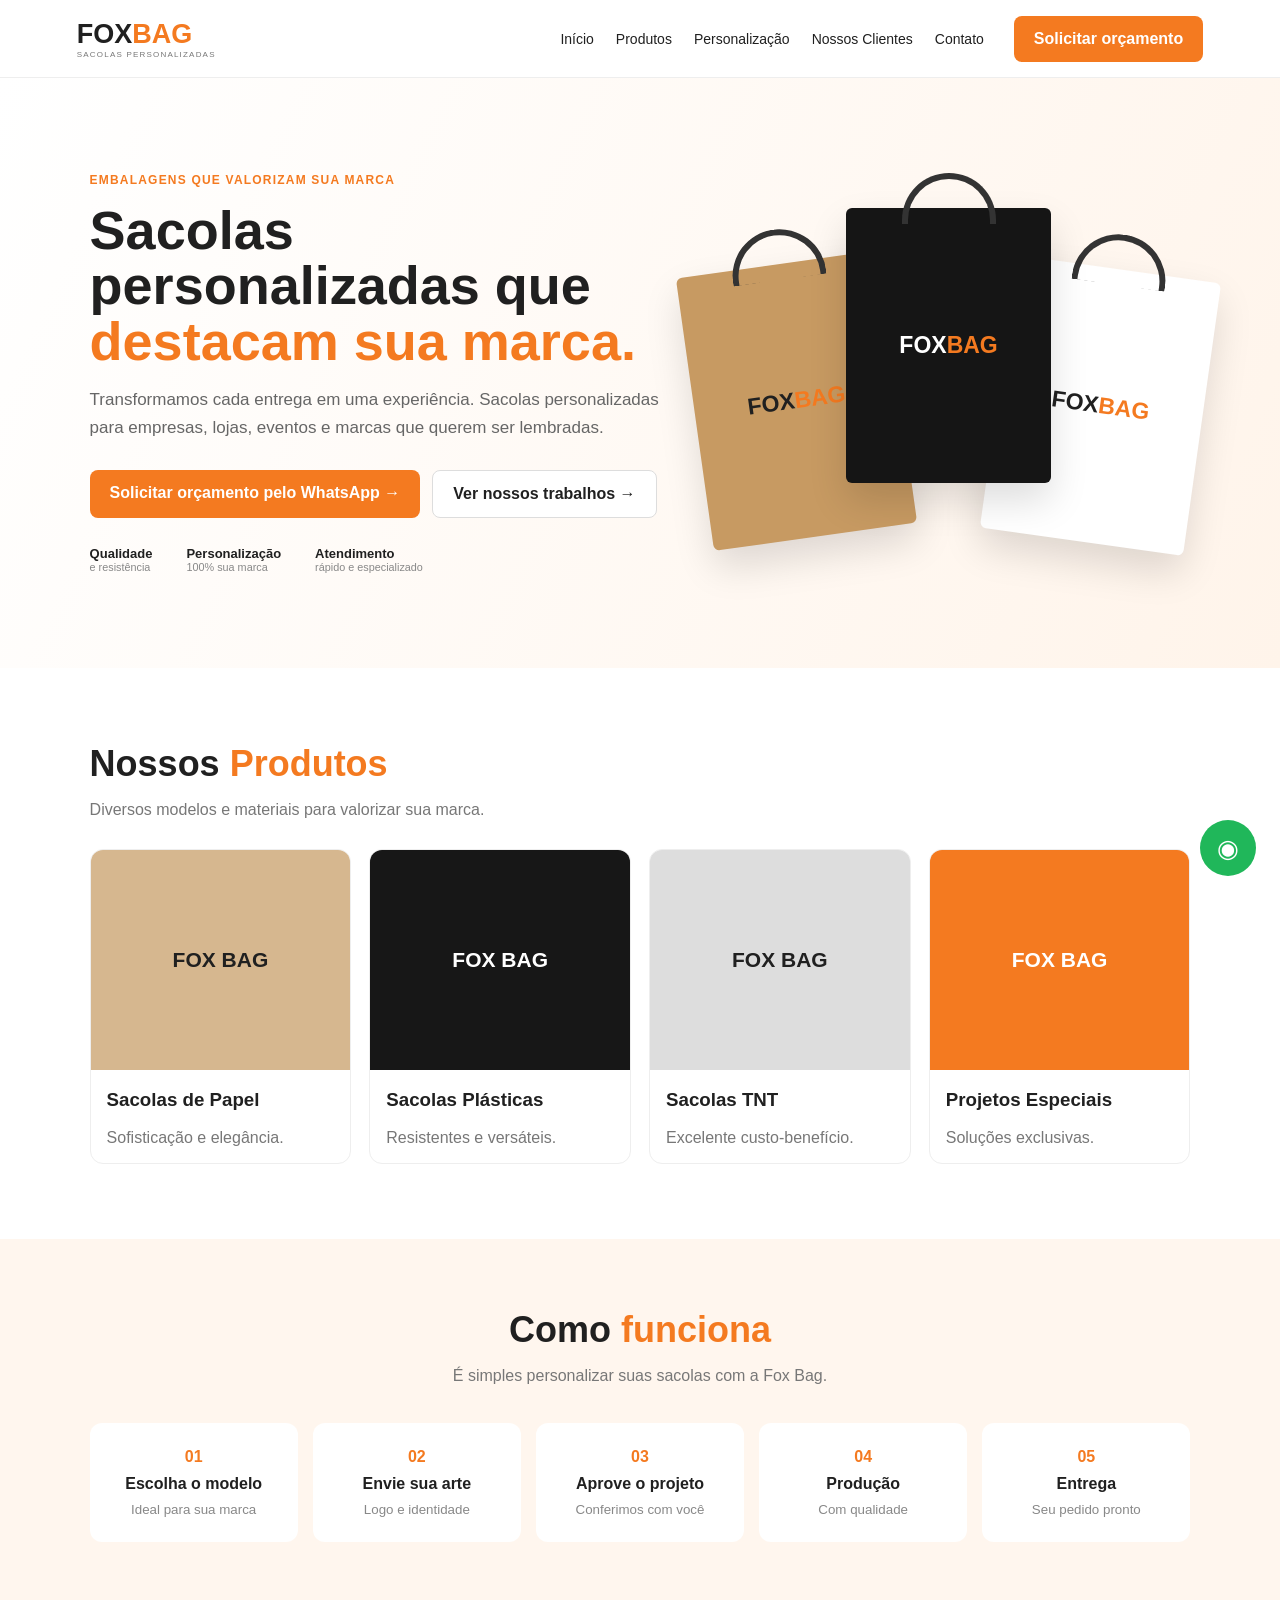
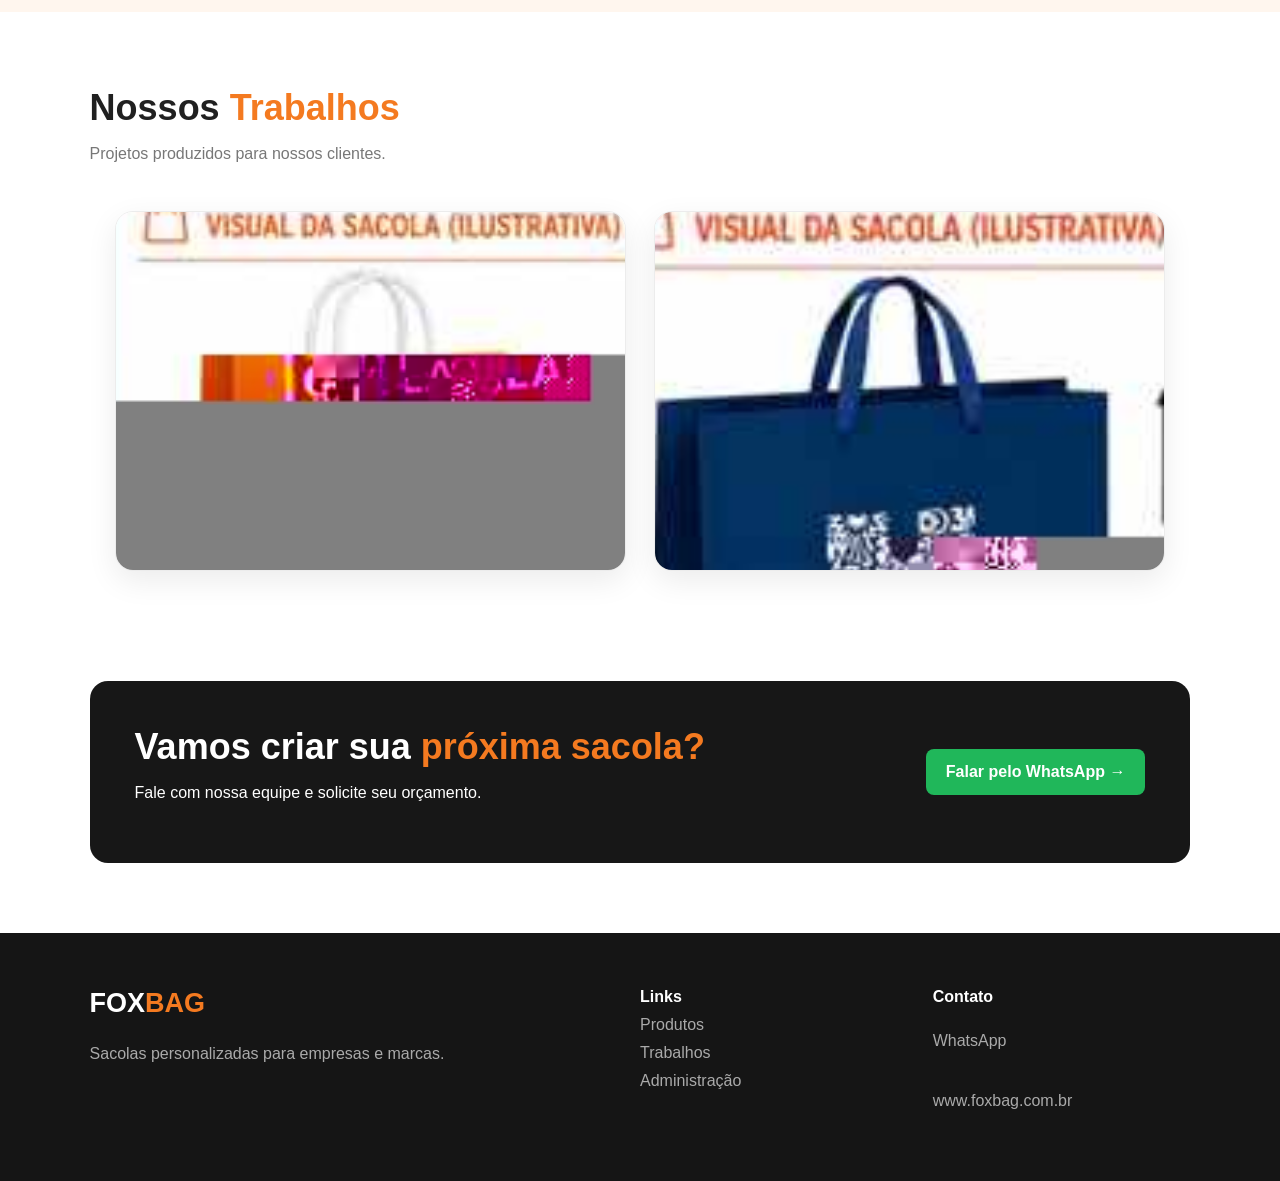
<file: index.html>
<!doctype html><html lang="pt-BR"><head><meta charset="UTF-8"><meta name="viewport" content="width=device-width,initial-scale=1"><meta name="description" content="Fox Bag - Sacolas personalizadas"><title>Fox Bag | Sacolas Personalizadas</title><link rel="stylesheet" href="style.css?v=9"></head><body><header><a class="logo" href="#inicio"><b>FOX<span>BAG</span></b><small>SACOLAS PERSONALIZADAS</small></a><nav><a href="#inicio">Início</a><a href="#produtos">Produtos</a><a href="#processo">Personalização</a><a href="#portfolio">Nossos Clientes</a><a href="#contato">Contato</a></nav><a class="btn orange wa" href="#">Solicitar orçamento</a></header><main><section class="hero" id="inicio"><div><div class="eyebrow">EMBALAGENS QUE VALORIZAM SUA MARCA</div><h1>Sacolas personalizadas que <em>destacam sua marca.</em></h1><p>Transformamos cada entrega em uma experiência. Sacolas personalizadas para empresas, lojas, eventos e marcas que querem ser lembradas.</p><div class="actions"><a class="btn orange wa" href="#">Solicitar orçamento pelo WhatsApp →</a><a class="btn outline" href="#portfolio">Ver nossos trabalhos →</a></div><div class="features"><span><b>Qualidade</b><small>e resistência</small></span><span><b>Personalização</b><small>100% sua marca</small></span><span><b>Atendimento</b><small>rápido e especializado</small></span></div></div><div class="visual"><div class="bag kraft">FOX<span>BAG</span></div><div class="bag black">FOX<span>BAG</span></div><div class="bag white">FOX<span>BAG</span></div></div></section><section class="section" id="produtos"><h2>Nossos <em>Produtos</em></h2><p class="muted">Diversos modelos e materiais para valorizar sua marca.</p><div class="cards"><article><div class="product paper">FOX BAG</div><h3>Sacolas de Papel</h3><p>Sofisticação e elegância.</p></article><article><div class="product plastic">FOX BAG</div><h3>Sacolas Plásticas</h3><p>Resistentes e versáteis.</p></article><article><div class="product tnt">FOX BAG</div><h3>Sacolas TNT</h3><p>Excelente custo-benefício.</p></article><article><div class="product special">FOX BAG</div><h3>Projetos Especiais</h3><p>Soluções exclusivas.</p></article></div></section><section class="process" id="processo"><h2>Como <em>funciona</em></h2><p>É simples personalizar suas sacolas com a Fox Bag.</p><div class="steps"><div><i>01</i><b>Escolha o modelo</b><small>Ideal para sua marca</small></div><div><i>02</i><b>Envie sua arte</b><small>Logo e identidade</small></div><div><i>03</i><b>Aprove o projeto</b><small>Conferimos com você</small></div><div><i>04</i><b>Produção</b><small>Com qualidade</small></div><div><i>05</i><b>Entrega</b><small>Seu pedido pronto</small></div></div></section><section class="section" id="portfolio"><div class="title-row"><div><h2>Nossos <em>Trabalhos</em></h2><p class="muted">Projetos produzidos para nossos clientes.</p></div><input id="search" placeholder="Buscar cliente..."></div><div class="portfolio" id="works"></div></section><section class="cta"><div><h2>Vamos criar sua <em>próxima sacola?</em></h2><p>Fale com nossa equipe e solicite seu orçamento.</p></div><a class="btn green wa" href="#">Falar pelo WhatsApp →</a></section></main><footer id="contato"><div><div class="logo footer-logo"><b>FOX<span>BAG</span></b></div><p>Sacolas personalizadas para empresas e marcas.</p></div><div><b>Links</b><a href="#produtos">Produtos</a><a href="#portfolio">Trabalhos</a><a href="admin.html">Administração</a></div><div><b>Contato</b><p>WhatsApp</p><p>www.foxbag.com.br</p></div></footer><a class="float wa" href="#">◉</a><script src="script.js?v=9"></script></body></html>
</file>
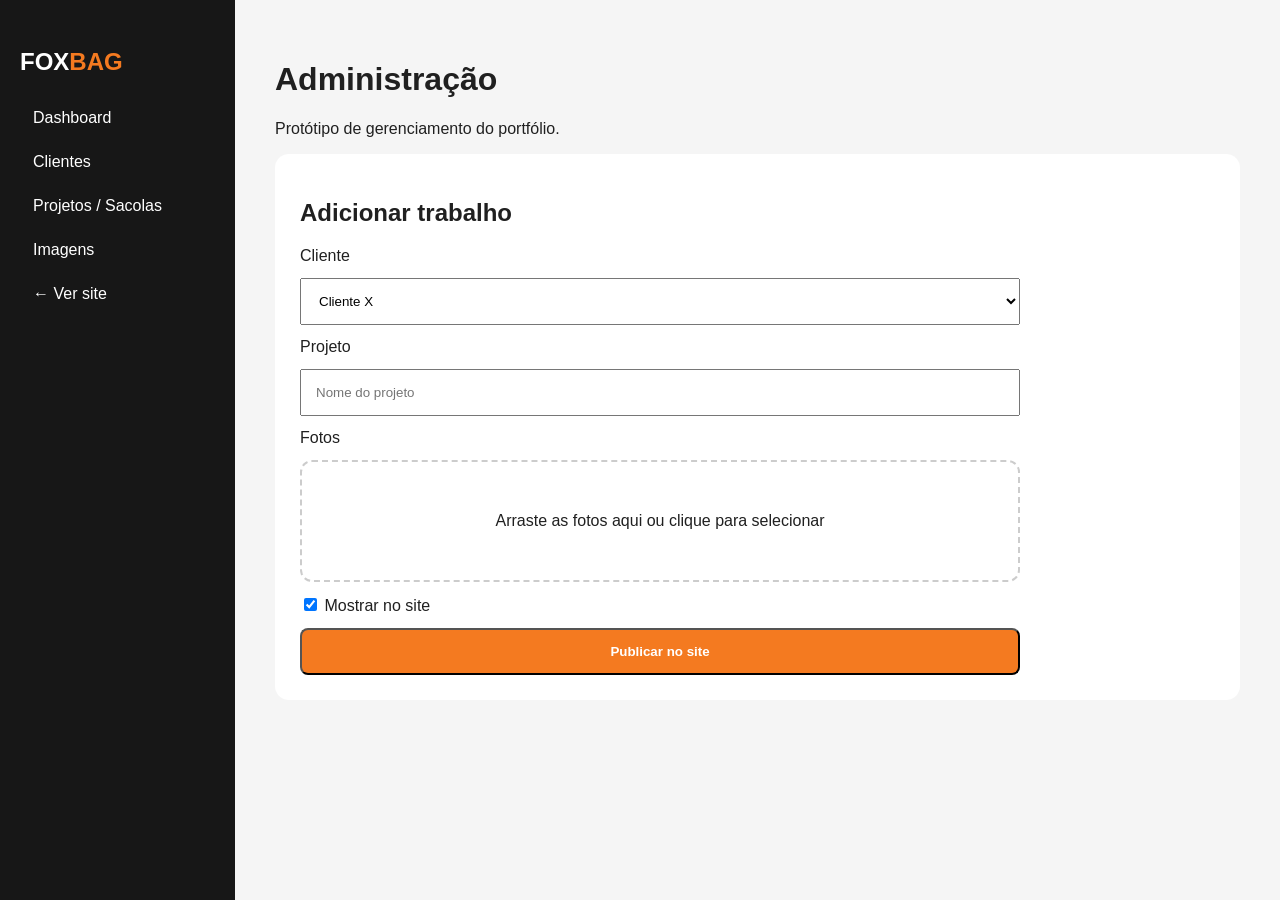
<file: admin.html>
<!doctype html><html lang="pt-BR"><head><meta charset="UTF-8"><meta name="viewport" content="width=device-width,initial-scale=1"><title>Fox Bag Admin</title><link rel="stylesheet" href="style.css"><style>body{background:#f5f5f5}.admin{display:grid;grid-template-columns:235px 1fr;min-height:100vh}.side{background:#171717;color:#fff;padding:28px 20px}.side a{display:block;padding:13px;border-radius:8px}.panel{padding:40px}.box{background:#fff;border-radius:14px;padding:25px}.form{display:grid;gap:13px;max-width:720px}.form input,.form select{padding:14px}.upload{border:2px dashed #ccc;padding:50px;text-align:center;border-radius:12px}@media(max-width:700px){.admin{grid-template-columns:1fr}.side{display:none}}</style></head><body><div class="admin"><aside class="side"><h2>FOX<span style="color:#f47a20">BAG</span></h2><a>Dashboard</a><a>Clientes</a><a>Projetos / Sacolas</a><a>Imagens</a><a href="index.html">← Ver site</a></aside><main class="panel"><h1>Administração</h1><p>Protótipo de gerenciamento do portfólio.</p><div class="box"><h2>Adicionar trabalho</h2><div class="form"><label>Cliente</label><select><option>Cliente X</option><option>Cliente Y</option><option>+ Novo cliente</option></select><label>Projeto</label><input placeholder="Nome do projeto"><label>Fotos</label><div class="upload">Arraste as fotos aqui ou clique para selecionar</div><label><input type="checkbox" checked> Mostrar no site</label><button class="btn orange">Publicar no site</button></div></div></main></div></body></html>
</file>
<file: style.css>
*{box-sizing:border-box}html{scroll-behavior:smooth}body{margin:0;font-family:Arial,sans-serif;color:#202020}a{text-decoration:none;color:inherit}header{height:78px;padding:0 6%;display:flex;align-items:center;gap:30px;border-bottom:1px solid #eee;position:sticky;top:0;background:#fff;z-index:20}.logo{display:flex;flex-direction:column;margin-right:auto}.logo b{font-size:27px}.logo span,h1 em,h2 em{color:#f47a20;font-style:normal}.logo small{font-size:8px;letter-spacing:1.2px;color:#777}nav{display:flex;gap:22px;font-size:14px}.btn{display:inline-block;padding:14px 20px;border-radius:8px;font-weight:700}.orange{background:#f47a20;color:#fff}.outline{border:1px solid #ddd;background:#fff}.hero{min-height:590px;padding:70px 7%;display:grid;grid-template-columns:1.08fr .92fr;align-items:center;background:linear-gradient(115deg,#fff,#fff4ea)}.eyebrow{font-size:12px;font-weight:800;letter-spacing:1.2px;color:#f47a20}.hero h1{font-size:54px;line-height:1.03;margin:16px 0}.hero p{max-width:610px;color:#666;line-height:1.65;font-size:17px}.actions{display:flex;gap:12px;margin:28px 0}.features{display:flex;gap:34px;flex-wrap:wrap}.features span{display:grid;font-size:13px}.features small{color:#888}.visual{height:420px;position:relative}.bag{position:absolute;width:205px;height:275px;border-radius:6px;box-shadow:0 18px 38px #0002;display:flex;align-items:center;justify-content:center;font-weight:900;font-size:23px}.bag:before{content:"";position:absolute;width:82px;height:45px;border:6px solid #333;border-bottom:0;border-radius:50px 50px 0 0;top:-35px}.bag span{color:#f47a20}.kraft{background:#c79a62;left:2%;top:100px;transform:rotate(-8deg)}.black{background:#151515;color:#fff;left:32%;top:45px;z-index:2}.white{background:#fff;left:62%;top:105px;transform:rotate(8deg)}.section{padding:75px 7%}.section h2,.process h2,.cta h2{font-size:36px;margin:0 0 10px}.muted,.cards p,.process>p{color:#777}.cards{display:grid;grid-template-columns:repeat(4,1fr);gap:18px;margin-top:30px}.cards article{border:1px solid #eee;border-radius:13px;overflow:hidden}.cards h3,.cards p{padding:0 16px}.product{height:220px;display:grid;place-items:center;font-size:21px;font-weight:900}.paper{background:#d6b78f}.plastic{background:#171717;color:#fff}.tnt{background:#ddd}.special{background:#f47a20;color:#fff}.process{padding:70px 7%;text-align:center;background:#fff6ee}.steps{display:grid;grid-template-columns:repeat(5,1fr);gap:15px;margin-top:38px}.steps div{background:#fff;padding:25px 14px;border-radius:12px;display:grid;gap:9px}.steps i{font-style:normal;color:#f47a20;font-weight:900}.steps small{color:#888}.title-row{display:flex;align-items:end;justify-content:space-between}.title-row input{padding:13px;border:1px solid #ddd;border-radius:8px}.portfolio{display:grid;grid-template-columns:repeat(3,1fr);gap:18px;margin-top:30px}.work{height:360px;padding:22px;border-radius:16px;display:flex;align-items:end;color:#fff;font-size:20px;font-weight:800;background:linear-gradient(145deg,#222,#f47a20);overflow:hidden;position:relative;box-shadow:0 8px 24px rgba(0,0,0,.08)}.work-photo{padding:18px 18px 82px;background:#f7f4ef;border:1px solid #eee;display:block}.work-photo img{width:100%;height:100%;object-fit:contain;object-position:center;display:block;border-radius:10px}.work-photo .work-caption{position:absolute;left:0;right:0;bottom:0;height:74px;padding:15px 20px;background:#fff;color:#202020;display:grid;align-content:center;gap:4px;border-top:1px solid #eee}.work-caption{position:absolute;left:0;right:0;bottom:0;padding:36px 20px 18px;background:linear-gradient(transparent,rgba(0,0,0,.82));display:grid;gap:4px}.work-caption small{font-size:13px;font-weight:500;color:#eee}.work-photo .work-caption small{color:#777}.cta{margin:35px 7% 70px;padding:45px;border-radius:18px;background:#171717;color:#fff;display:flex;align-items:center;justify-content:space-between}.green{background:#20b75a;color:#fff}footer{padding:55px 7%;background:#151515;color:#aaa;display:grid;grid-template-columns:2fr 1fr 1fr;gap:35px}footer>div{display:grid;gap:10px;align-content:start}footer b{color:#fff}.float{position:fixed;right:24px;bottom:24px;width:56px;height:56px;border-radius:50%;background:#20b75a;color:#fff;display:grid;place-items:center;font-size:25px}@media(max-width:900px){nav,header>.btn{display:none}.hero{grid-template-columns:1fr}.hero h1{font-size:42px}.visual{height:380px}.cards{grid-template-columns:1fr 1fr}.steps{grid-template-columns:1fr 1fr}.portfolio{grid-template-columns:1fr 1fr}}@media(max-width:560px){.hero{padding:48px 6%}.hero h1{font-size:35px}.actions{flex-direction:column}.visual{transform:scale(.72);transform-origin:left top;height:300px}.cards,.steps,.portfolio,footer{grid-template-columns:1fr}.title-row{align-items:start;flex-direction:column;gap:15px}.cta{flex-direction:column;align-items:flex-start;gap:20px}}
/* Portfolio product presentation v3 */
.work-photo{background:#f7f5f1!important;padding:24px 24px 82px!important;display:flex!important;align-items:center!important;justify-content:center!important}.work-photo img{width:72%!important;height:72%!important;object-fit:contain!important;object-position:center!important;border-radius:8px!important;box-shadow:0 10px 28px rgba(0,0,0,.14)!important}.work-photo .work-caption{height:74px!important;background:#fff!important;padding:14px 20px!important}.work-photo .work-caption b{font-size:19px!important;color:#171717!important}.work-photo .work-caption small{color:#777!important}

/* Clean visual portfolio */
.portfolio{grid-template-columns:repeat(2,minmax(0,1fr));max-width:900px;margin-left:auto;margin-right:auto;gap:28px}.clean-card{height:430px!important;padding:26px!important;background:#f8f8f6!important;border:1px solid #e9e9e6!important;border-radius:18px!important;box-shadow:0 12px 34px rgba(0,0,0,.08)!important;display:flex!important;align-items:center!important;justify-content:center!important}.clean-card img{width:100%!important;height:100%!important;object-fit:contain!important;object-position:center!important;border-radius:12px!important;box-shadow:none!important}.clean-card .work-caption{display:none!important}@media(max-width:700px){.portfolio{grid-template-columns:1fr}.clean-card{height:390px!important}}

/* Portfolio crop fix v5: show the bag only, hide illustration headers and measurement arrows */
.portfolio{grid-template-columns:repeat(2,minmax(0,1fr))!important;max-width:820px!important;gap:32px!important}
.clean-card{height:480px!important;padding:0!important;background:#fff!important;border:0!important;border-radius:18px!important;overflow:hidden!important;box-shadow:0 14px 34px rgba(0,0,0,.10)!important}
.clean-card img{max-width:none!important;max-height:none!important;box-shadow:none!important;border-radius:0!important;object-fit:cover!important}
.clean-card:nth-child(1) img{width:145%!important;height:145%!important;transform:translate(-1%,-2%)!important;object-position:center center!important}
.clean-card:nth-child(2) img{width:140%!important;height:140%!important;transform:translate(0,-1%)!important;object-position:center center!important}
@media(max-width:700px){.portfolio{grid-template-columns:1fr!important;max-width:430px!important}.clean-card{height:500px!important}}

/* Portfolio stable square cards v6 */
.portfolio{display:grid!important;grid-template-columns:repeat(2,minmax(0,1fr))!important;max-width:760px!important;margin:32px auto 0!important;gap:24px!important}
.work.work-photo.clean-card{width:100%!important;height:auto!important;aspect-ratio:1/1!important;min-height:0!important;padding:16px!important;background:#fff!important;border:1px solid #ececec!important;border-radius:16px!important;overflow:hidden!important;box-shadow:0 8px 24px rgba(0,0,0,.08)!important;display:flex!important;align-items:center!important;justify-content:center!important}
.work.work-photo.clean-card img,.work.work-photo.clean-card:nth-child(1) img,.work.work-photo.clean-card:nth-child(2) img{width:100%!important;height:100%!important;max-width:100%!important;max-height:100%!important;transform:none!important;object-fit:contain!important;object-position:center!important;border-radius:10px!important;box-shadow:none!important;display:block!important}
@media(max-width:700px){.portfolio{grid-template-columns:1fr!important;max-width:380px!important}.work.work-photo.clean-card{aspect-ratio:1/1!important;height:auto!important}}

/* Clean portfolio showcase v7 */
.portfolio{display:block!important;max-width:1050px!important;margin:32px auto 0!important}.portfolio-showcase{width:100%;background:#fff;border-radius:18px;overflow:hidden;box-shadow:0 10px 30px rgba(0,0,0,.08)}.portfolio-showcase img{display:block;width:100%;height:auto;object-fit:contain}

/* Portfolio final v9 — two clean square cards */
.portfolio{display:grid!important;grid-template-columns:repeat(2,minmax(0,1fr))!important;max-width:1050px!important;margin:32px auto 0!important;gap:28px!important}
.portfolio-showcase{display:none!important}
.work.clean-product{aspect-ratio:1/1!important;width:100%!important;min-height:0!important;padding:0!important;border:1px solid #ececec!important;border-radius:18px!important;background:#fff!important;overflow:hidden!important;box-shadow:0 10px 30px rgba(0,0,0,.08)!important}
.clean-product .crop{position:relative;width:100%;height:100%;overflow:hidden;background:#fff}
.clean-product img{position:absolute!important;max-width:none!important;border-radius:0!important;box-shadow:none!important;display:block!important}
.crop-lala img{width:132%!important;height:auto!important;left:-16%!important;top:-12%!important}
.crop-unilever img{width:132%!important;height:auto!important;left:-16%!important;top:-10%!important}
@media(max-width:700px){.portfolio{grid-template-columns:1fr!important;max-width:500px!important;gap:20px!important}}
</file>
